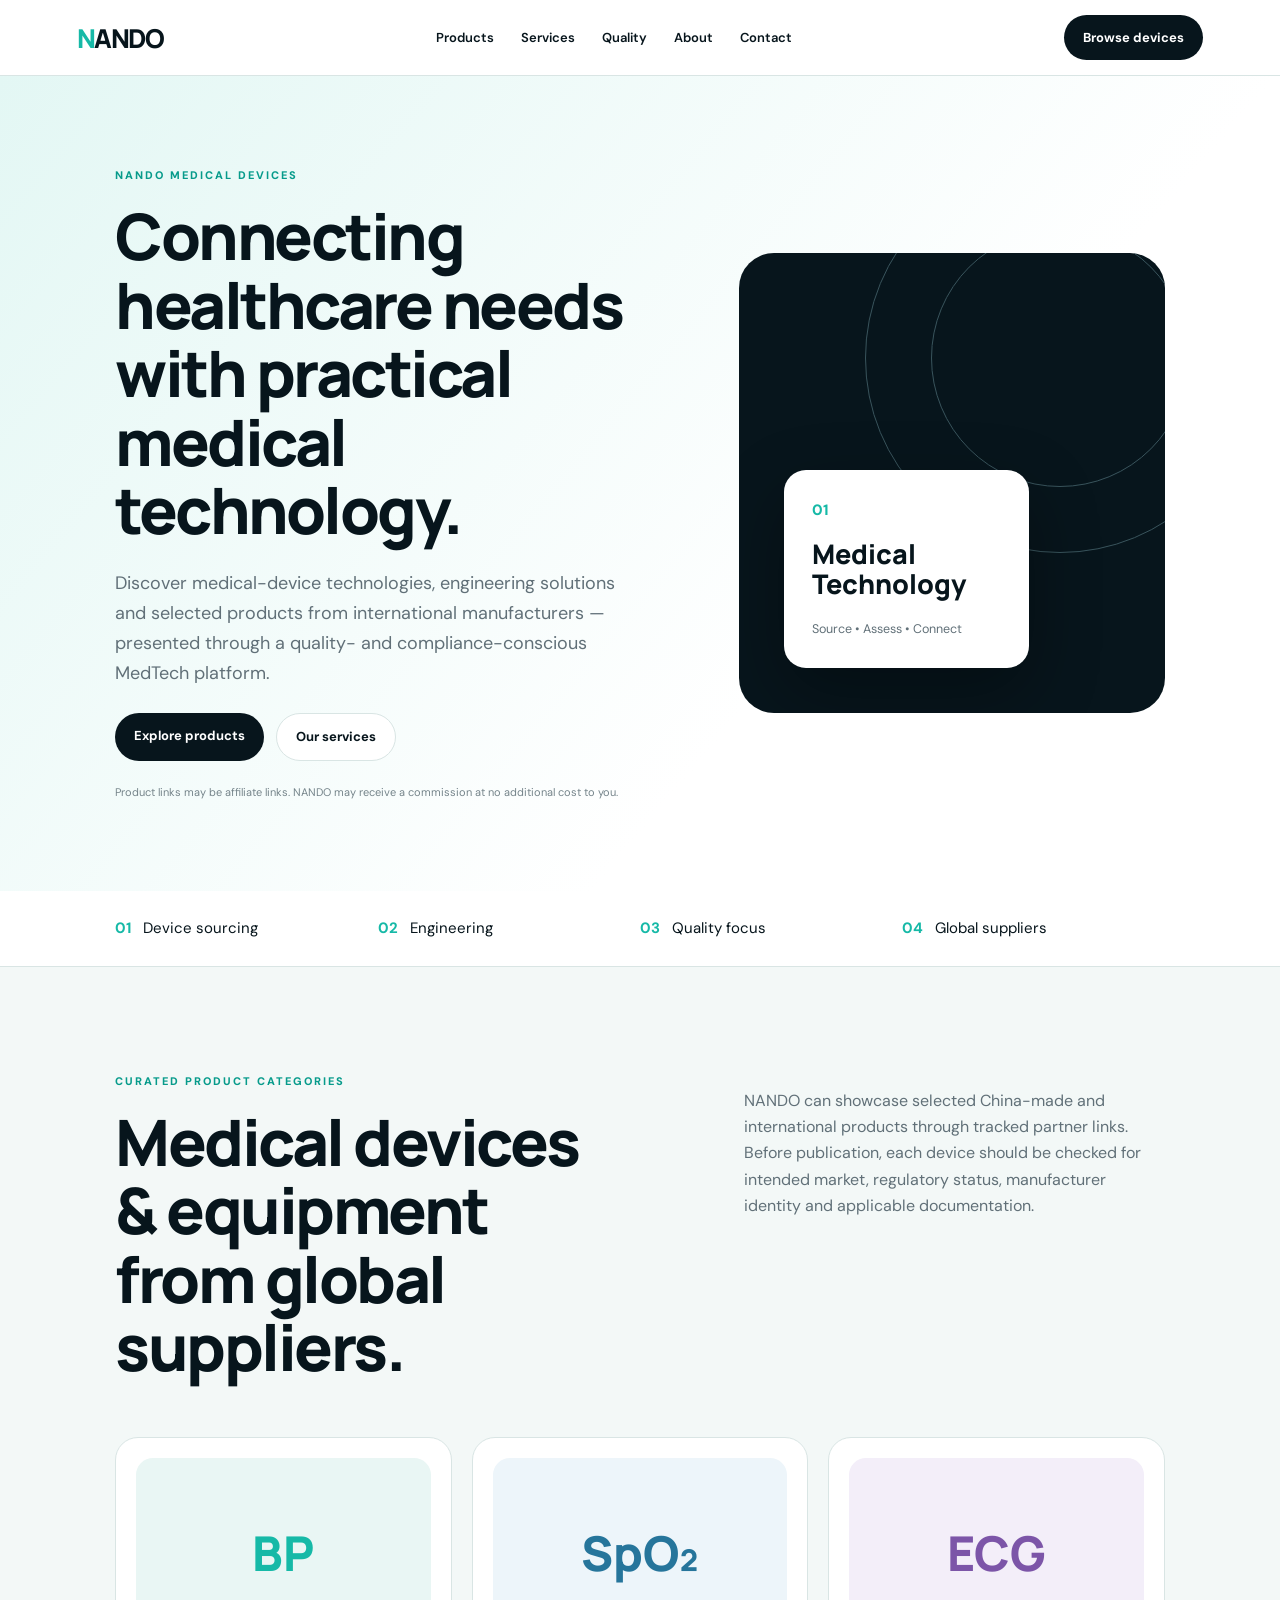
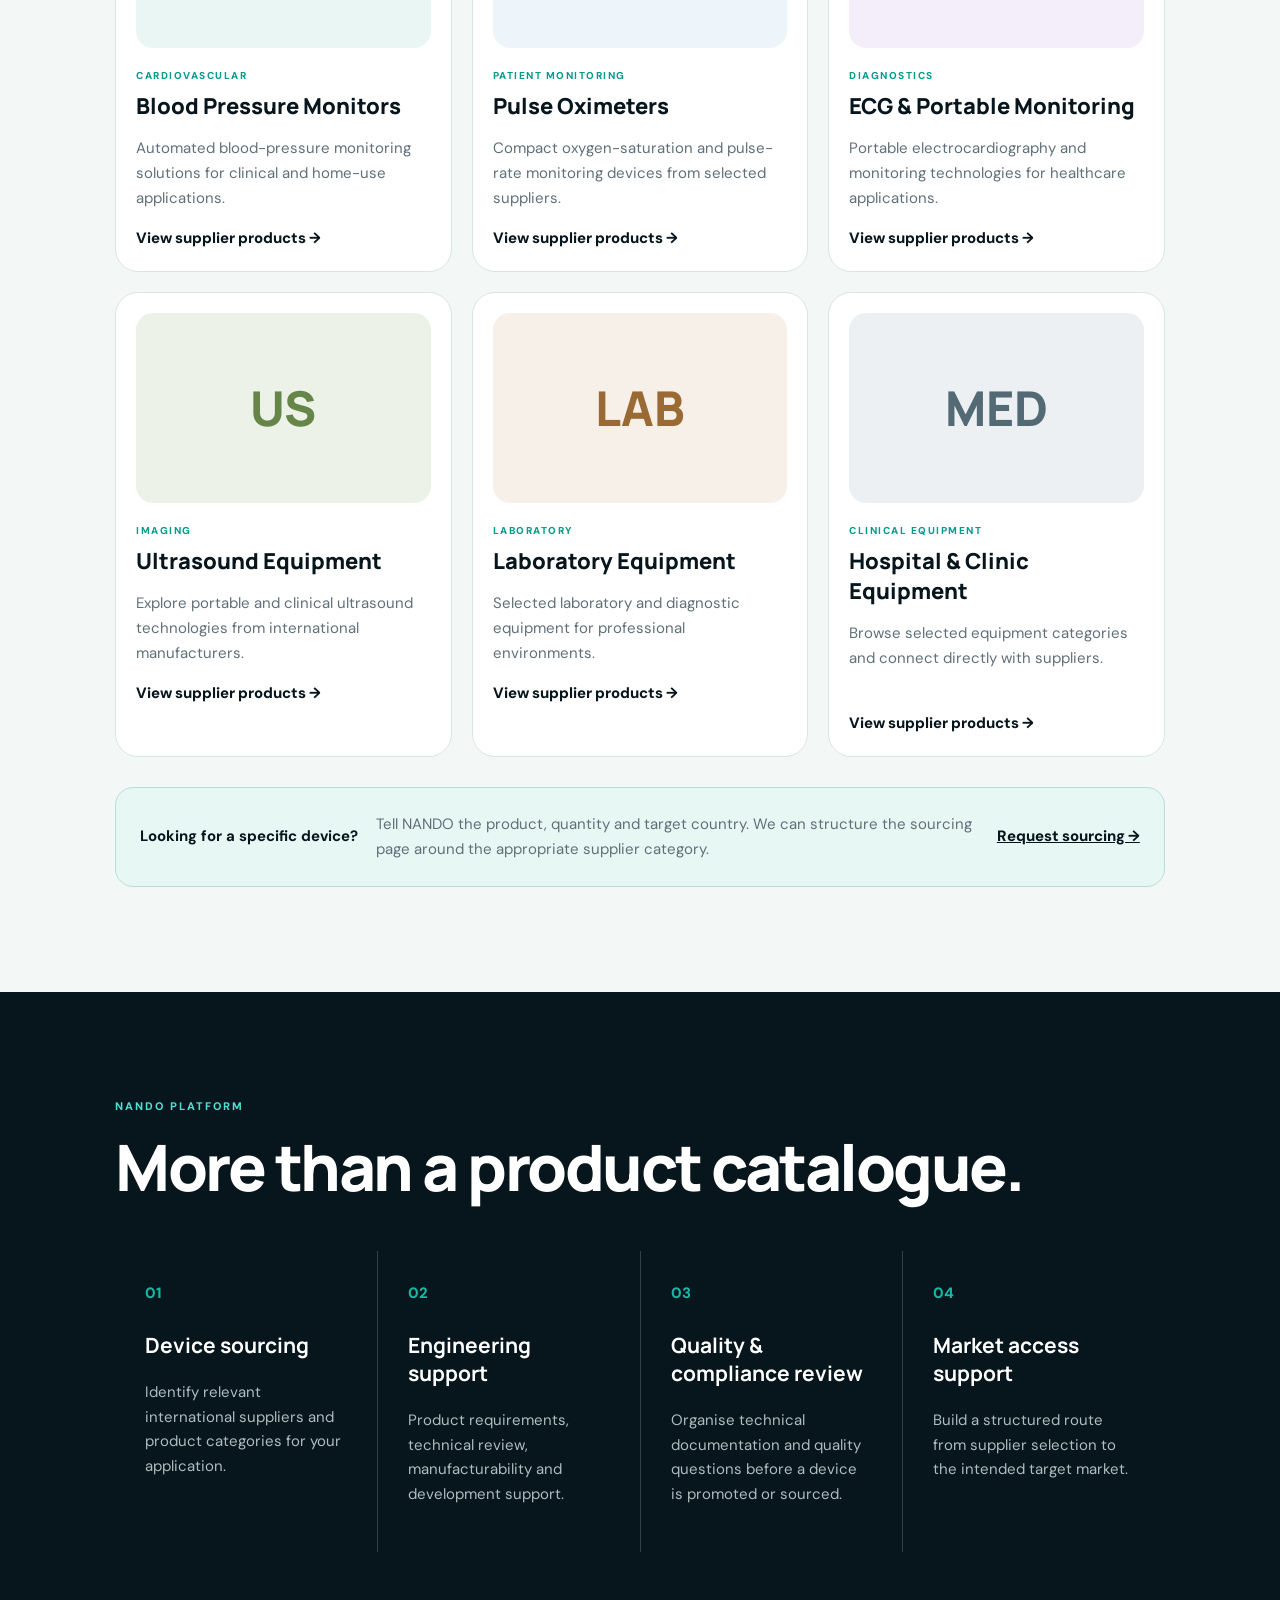
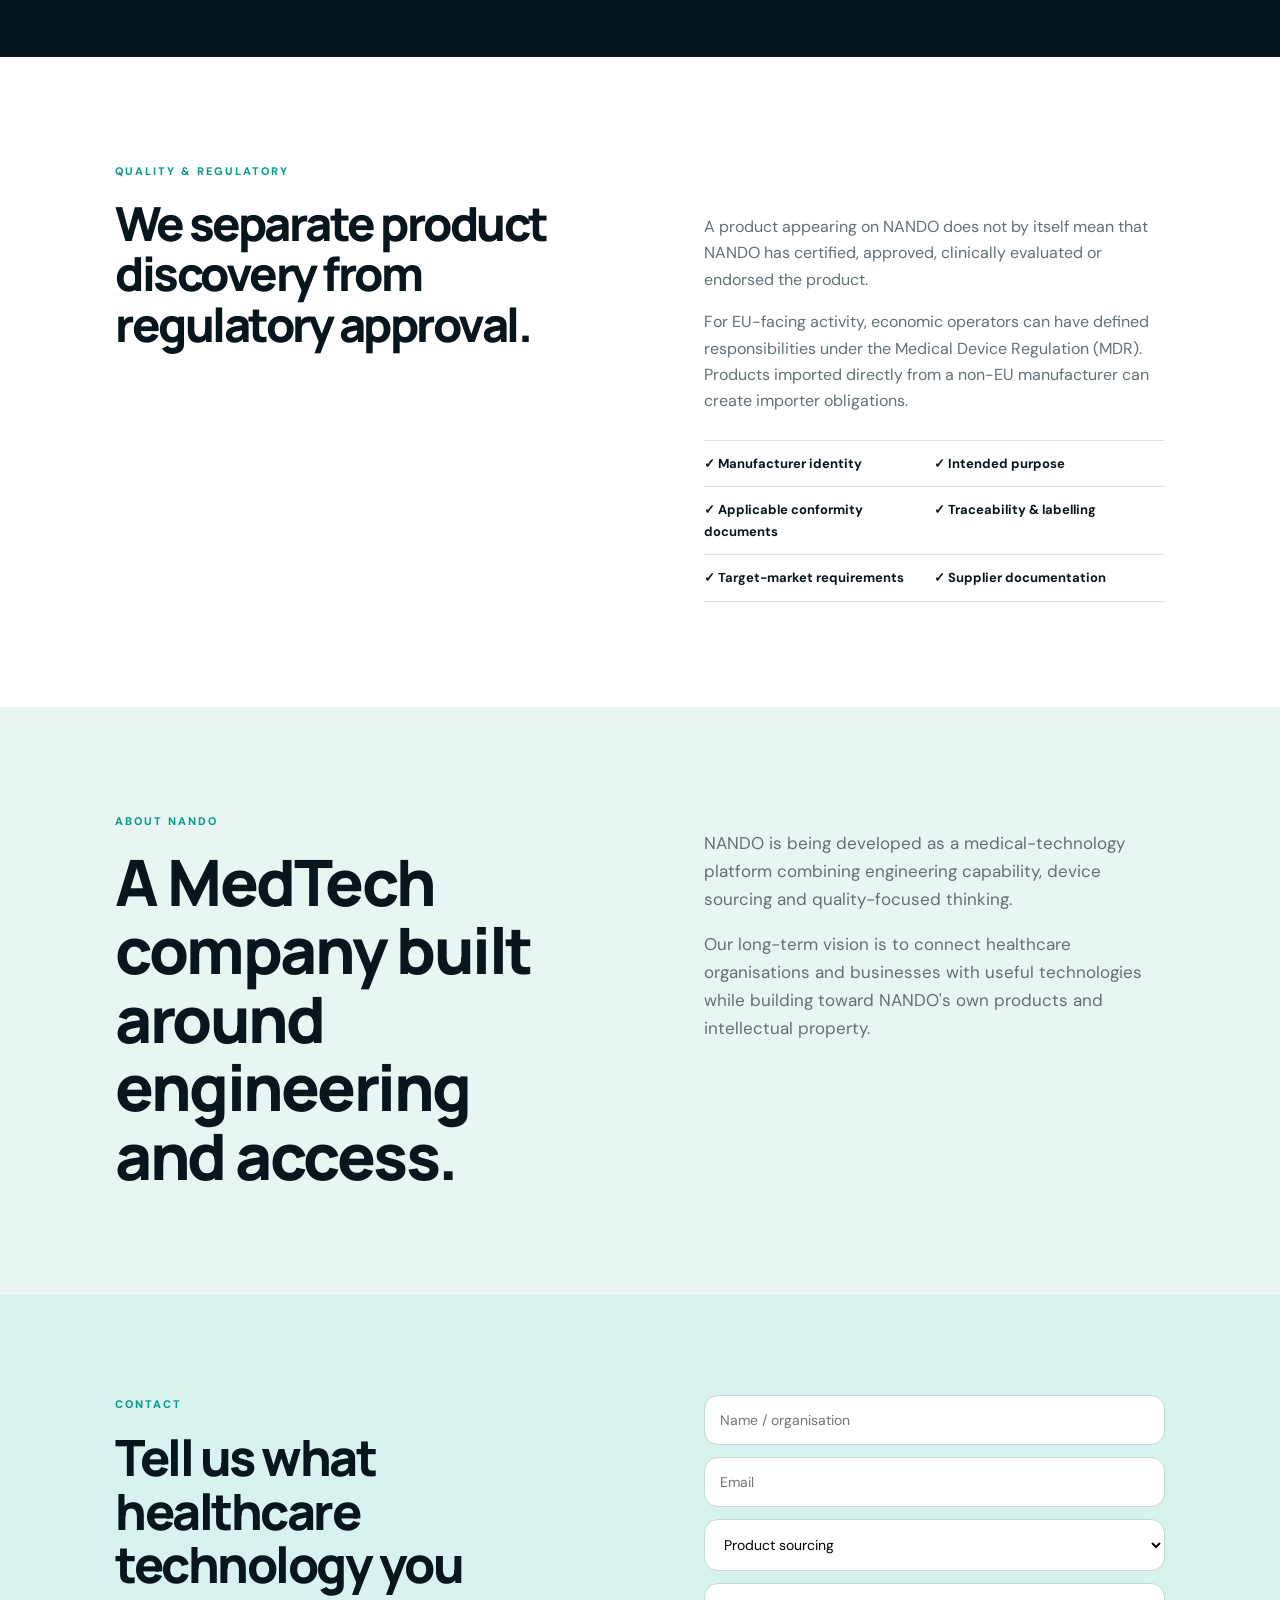
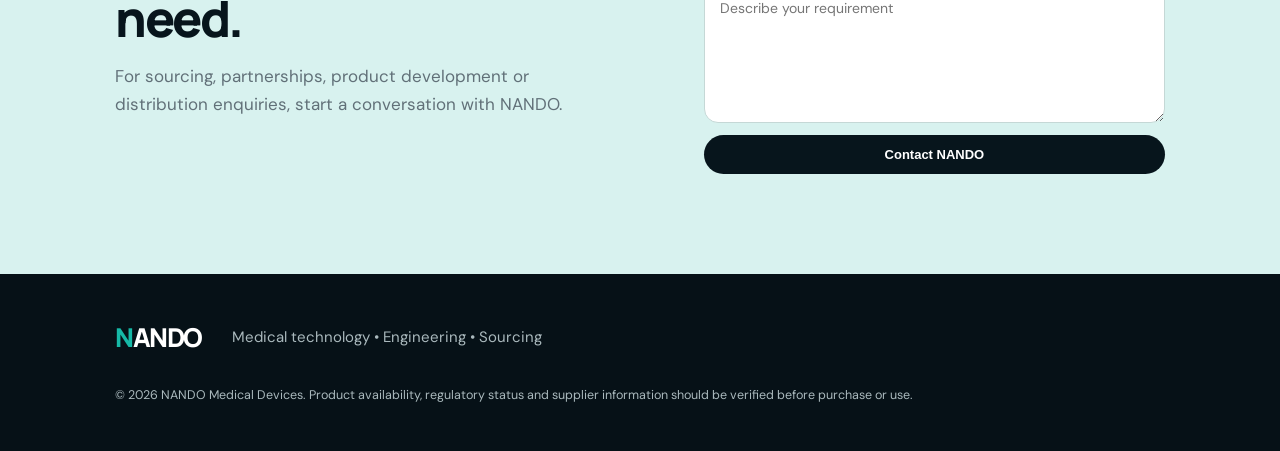
<file: index.html>
<!DOCTYPE html>
<html lang="en">
<head>
<meta charset="UTF-8">
<meta name="viewport" content="width=device-width,initial-scale=1">
<meta name="description" content="NANDO Medical Devices — medical technology, device sourcing and engineering solutions.">
<title>NANDO Medical Devices | MedTech & Device Sourcing</title>
<link rel="stylesheet" href="styles.css">
</head>
<body>
<header class="nav">
  <a class="brand" href="#home"><i>N</i>ANDO</a>
  <nav>
    <a href="#products">Products</a><a href="#services">Services</a><a href="#quality">Quality</a><a href="#about">About</a><a href="#contact">Contact</a>
  </nav>
  <a class="navbutton" href="#products">Browse devices</a>
</header>

<main>
<section id="home" class="hero">
  <div>
    <div class="eyebrow">NANDO MEDICAL DEVICES</div>
    <h1>Connecting healthcare needs with practical medical technology.</h1>
    <p>Discover medical-device technologies, engineering solutions and selected products from international manufacturers — presented through a quality- and compliance-conscious MedTech platform.</p>
    <div class="actions"><a class="button dark" href="#products">Explore products</a><a class="button light" href="#services">Our services</a></div>
    <div class="micro">Product links may be affiliate links. NANDO may receive a commission at no additional cost to you.</div>
  </div>
  <div class="hero-visual">
    <div class="orb"></div><div class="device-card"><span>01</span><b>Medical<br>Technology</b><small>Source • Assess • Connect</small></div>
  </div>
</section>

<section class="stats"><div><b>01</b><span>Device sourcing</span></div><div><b>02</b><span>Engineering</span></div><div><b>03</b><span>Quality focus</span></div><div><b>04</b><span>Global suppliers</span></div></section>

<section id="products" class="section">
  <div class="sectionhead"><div><div class="eyebrow">CURATED PRODUCT CATEGORIES</div><h2>Medical devices & equipment from global suppliers.</h2></div><p>NANDO can showcase selected China-made and international products through tracked partner links. Before publication, each device should be checked for intended market, regulatory status, manufacturer identity and applicable documentation.</p></div>
  <div class="productgrid">
    <article class="product"><div class="productart monitor">BP</div><div class="tag">CARDIOVASCULAR</div><h3>Blood Pressure Monitors</h3><p>Automated blood-pressure monitoring solutions for clinical and home-use applications.</p><a href="AFFILIATE_LINK_1" class="productlink">View supplier products →</a></article>
    <article class="product"><div class="productart pulse">SpO₂</div><div class="tag">PATIENT MONITORING</div><h3>Pulse Oximeters</h3><p>Compact oxygen-saturation and pulse-rate monitoring devices from selected suppliers.</p><a href="AFFILIATE_LINK_2" class="productlink">View supplier products →</a></article>
    <article class="product"><div class="productart ecg">ECG</div><div class="tag">DIAGNOSTICS</div><h3>ECG & Portable Monitoring</h3><p>Portable electrocardiography and monitoring technologies for healthcare applications.</p><a href="AFFILIATE_LINK_3" class="productlink">View supplier products →</a></article>
    <article class="product"><div class="productart sono">US</div><div class="tag">IMAGING</div><h3>Ultrasound Equipment</h3><p>Explore portable and clinical ultrasound technologies from international manufacturers.</p><a href="AFFILIATE_LINK_4" class="productlink">View supplier products →</a></article>
    <article class="product"><div class="productart lab">LAB</div><div class="tag">LABORATORY</div><h3>Laboratory Equipment</h3><p>Selected laboratory and diagnostic equipment for professional environments.</p><a href="AFFILIATE_LINK_5" class="productlink">View supplier products →</a></article>
    <article class="product"><div class="productart clinic">MED</div><div class="tag">CLINICAL EQUIPMENT</div><h3>Hospital & Clinic Equipment</h3><p>Browse selected equipment categories and connect directly with suppliers.</p><a href="AFFILIATE_LINK_6" class="productlink">View supplier products →</a></article>
  </div>
  <div class="affiliatebox"><b>Looking for a specific device?</b><span>Tell NANDO the product, quantity and target country. We can structure the sourcing page around the appropriate supplier category.</span><a href="#contact">Request sourcing →</a></div>
</section>

<section id="services" class="section dark">
  <div class="eyebrow">NANDO PLATFORM</div><h2>More than a product catalogue.</h2>
  <div class="servicegrid">
    <div><span>01</span><h3>Device sourcing</h3><p>Identify relevant international suppliers and product categories for your application.</p></div>
    <div><span>02</span><h3>Engineering support</h3><p>Product requirements, technical review, manufacturability and development support.</p></div>
    <div><span>03</span><h3>Quality & compliance review</h3><p>Organise technical documentation and quality questions before a device is promoted or sourced.</p></div>
    <div><span>04</span><h3>Market access support</h3><p>Build a structured route from supplier selection to the intended target market.</p></div>
  </div>
</section>

<section id="quality" class="section quality">
  <div class="eyebrow">QUALITY & REGULATORY</div>
  <div class="qualitysplit"><h2>We separate product discovery from regulatory approval.</h2><div><p>A product appearing on NANDO does not by itself mean that NANDO has certified, approved, clinically evaluated or endorsed the product.</p><p>For EU-facing activity, economic operators can have defined responsibilities under the Medical Device Regulation (MDR). Products imported directly from a non-EU manufacturer can create importer obligations.</p><div class="checks"><span>✓ Manufacturer identity</span><span>✓ Intended purpose</span><span>✓ Applicable conformity documents</span><span>✓ Traceability & labelling</span><span>✓ Target-market requirements</span><span>✓ Supplier documentation</span></div></div></div>
</section>

<section id="about" class="section about"><div><div class="eyebrow">ABOUT NANDO</div><h2>A MedTech company built around engineering and access.</h2></div><div><p>NANDO is being developed as a medical-technology platform combining engineering capability, device sourcing and quality-focused thinking.</p><p>Our long-term vision is to connect healthcare organisations and businesses with useful technologies while building toward NANDO's own products and intellectual property.</p></div></section>

<section id="contact" class="contact"><div><div class="eyebrow">CONTACT</div><h2>Tell us what healthcare technology you need.</h2><p>For sourcing, partnerships, product development or distribution enquiries, start a conversation with NANDO.</p></div><form onsubmit="sendMail(event)"><input id="name" required placeholder="Name / organisation"><input id="email" required type="email" placeholder="Email"><select id="interest"><option>Product sourcing</option><option>Distribution partnership</option><option>Medical-device development</option><option>Supplier partnership</option></select><textarea id="message" required placeholder="Describe your requirement"></textarea><button class="button dark" type="submit">Contact NANDO</button></form></section>
</main>

<footer><div class="brand"><i>N</i>ANDO</div><div>Medical technology • Engineering • Sourcing</div><small>© 2026 NANDO Medical Devices. Product availability, regulatory status and supplier information should be verified before purchase or use.</small></footer>
<script src="script.js"></script>
</body>
</html>
</file>
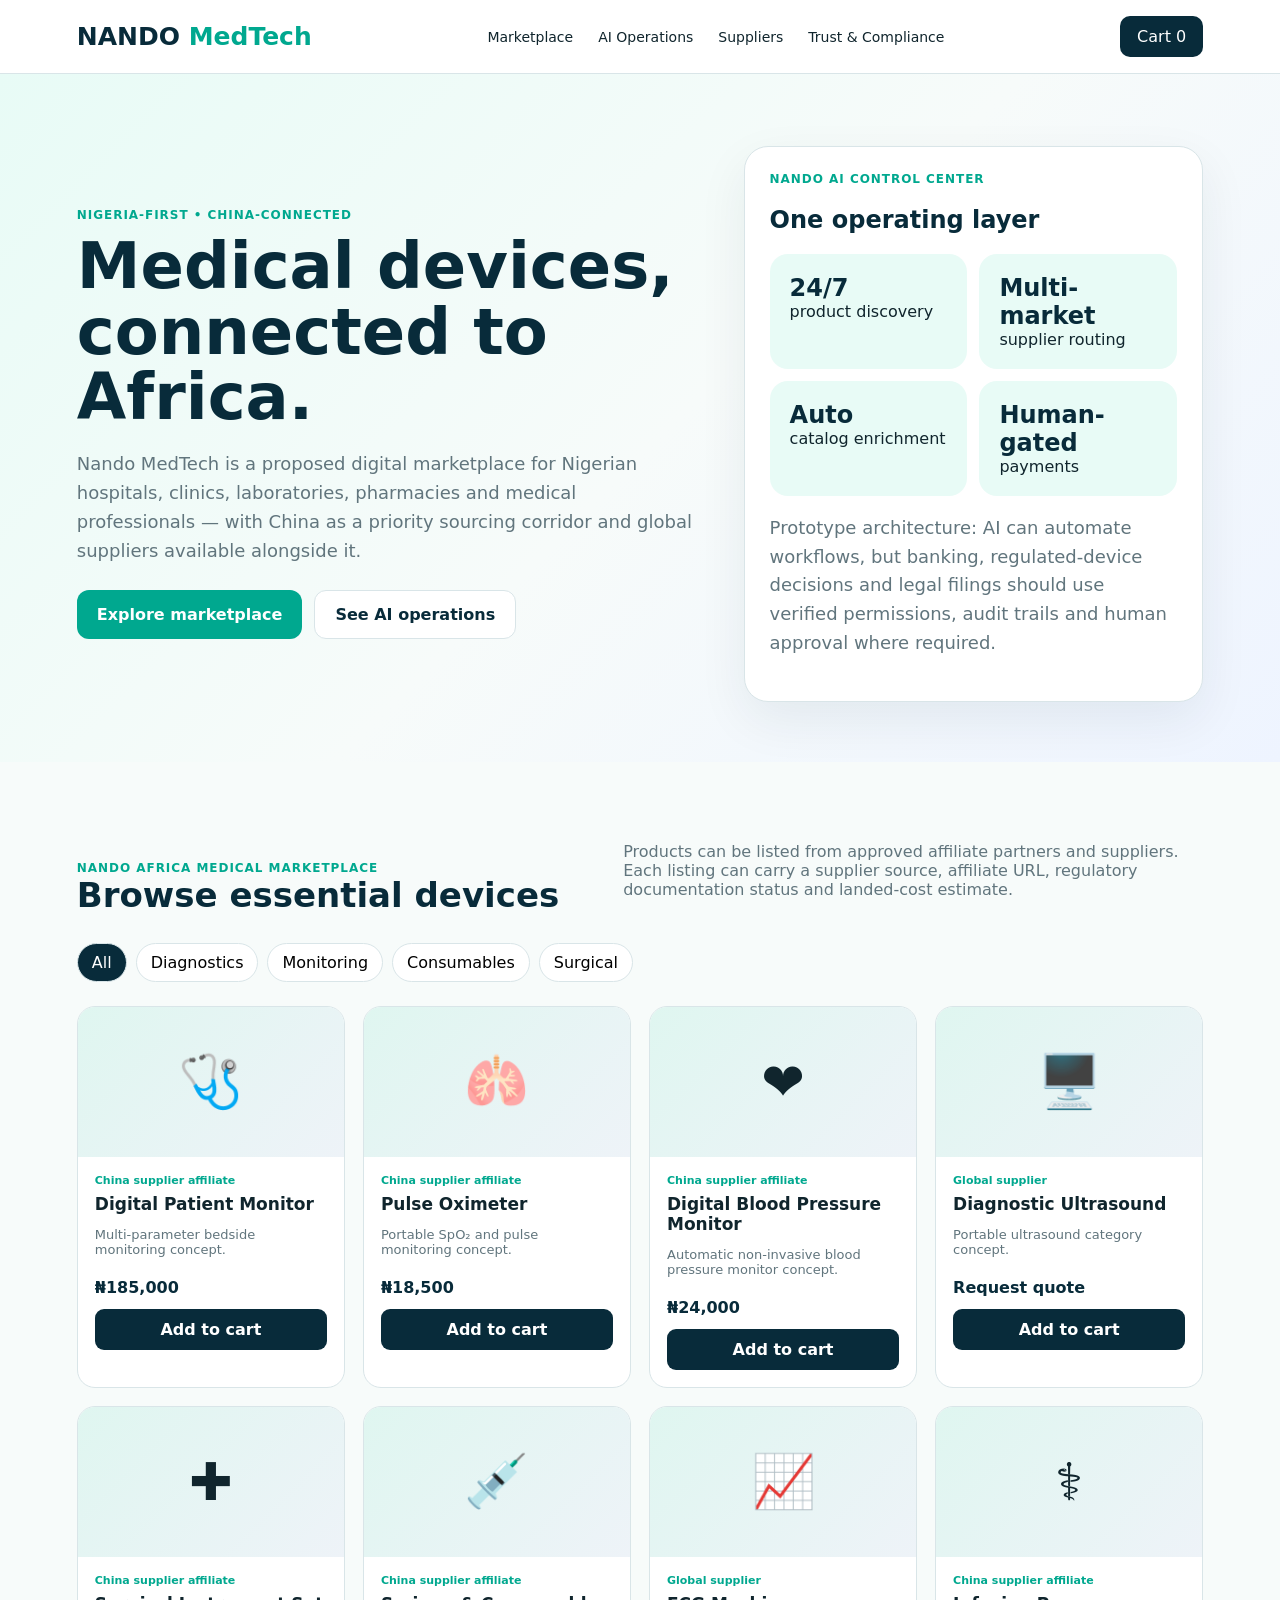
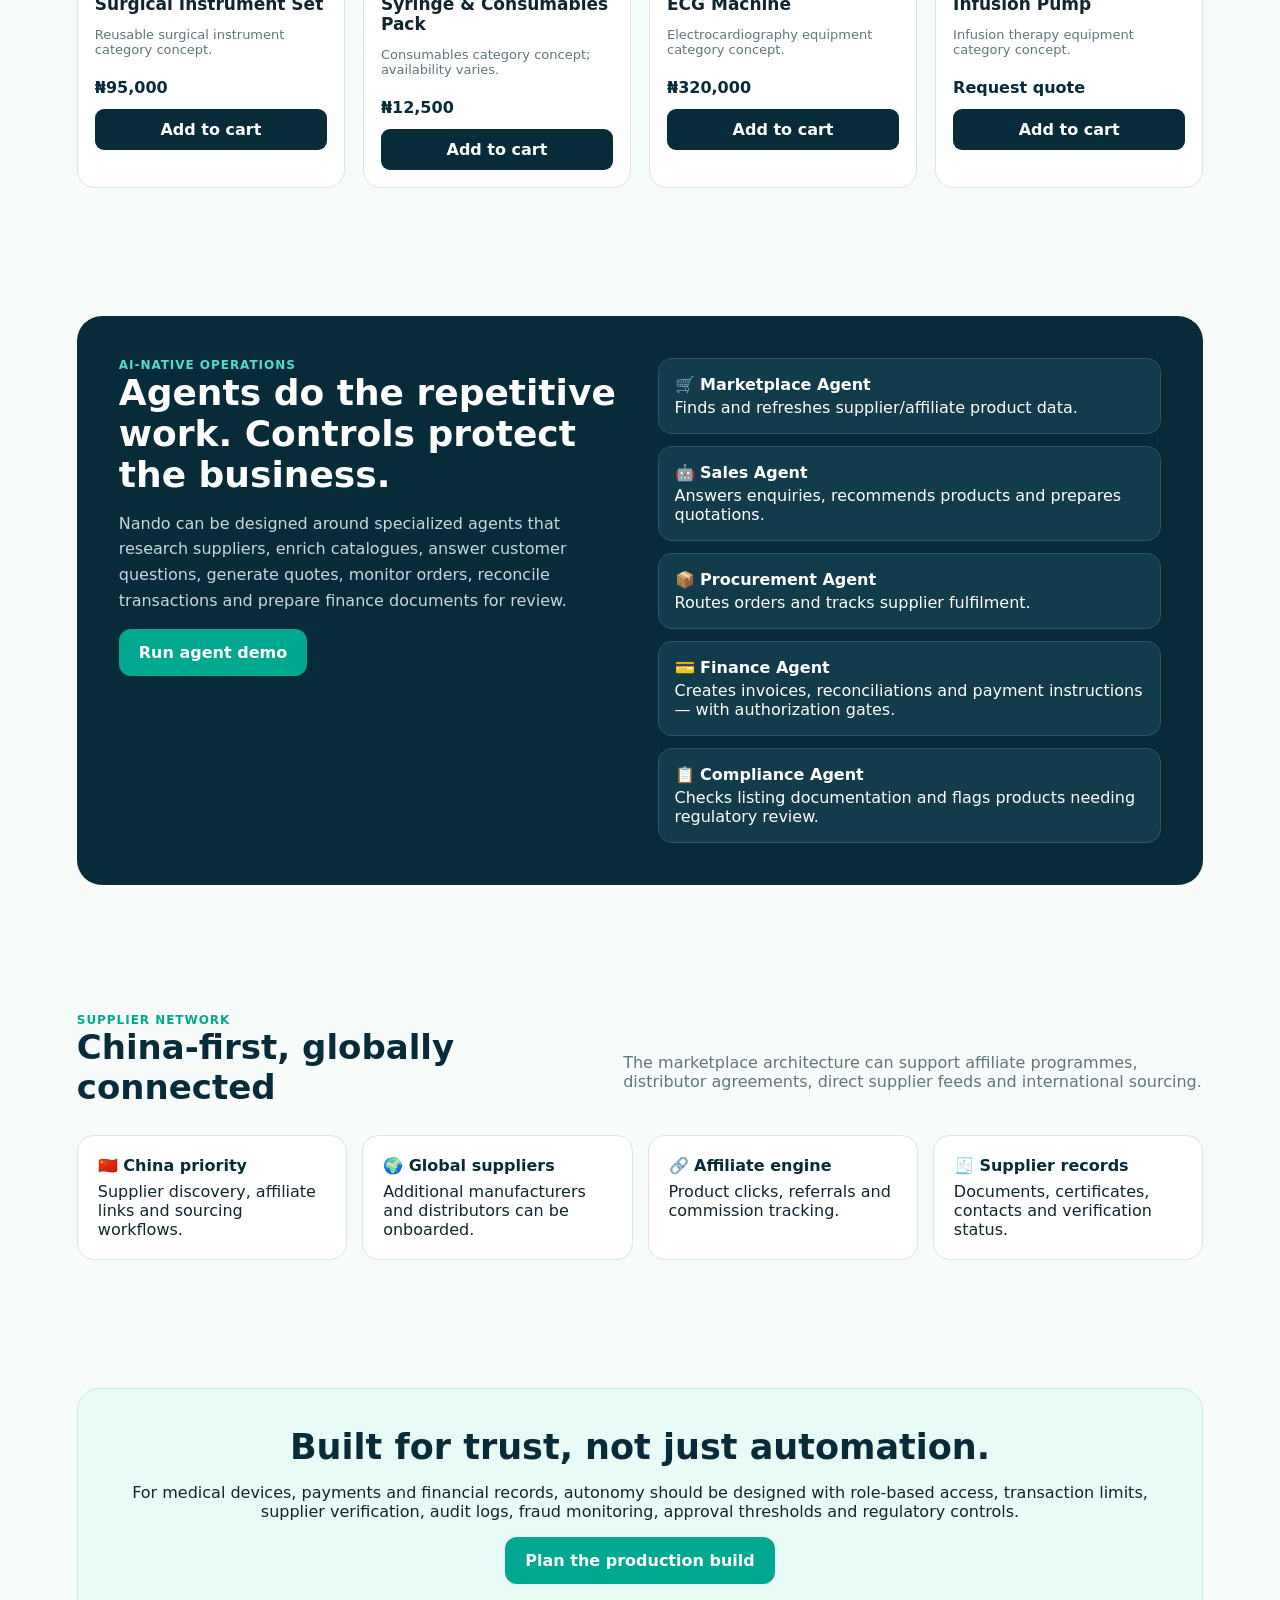
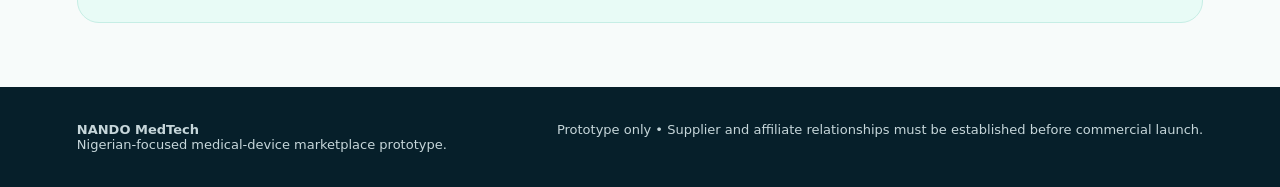
<file: nando_medtech_preview.html>
<!doctype html>
<html lang="en"><head><meta charset="utf-8"><meta name="viewport" content="width=device-width,initial-scale=1"><title>Nando MedTech — Nigeria Medical Device Marketplace</title>
<style>
:root{--navy:#082b3a;--teal:#00a88f;--mint:#e8fbf6;--ink:#10252d;--muted:#61757d;--line:#d9e5e8;--bg:#f7fbfa;--white:#fff;--gold:#f4b942}*{box-sizing:border-box}body{margin:0;font-family:Inter,system-ui,-apple-system,Segoe UI,sans-serif;background:var(--bg);color:var(--ink)}button{font:inherit;cursor:pointer}.nav{height:74px;background:#fff;border-bottom:1px solid var(--line);display:flex;align-items:center;justify-content:space-between;padding:0 6%;position:sticky;top:0;z-index:10}.brand{font-weight:900;font-size:25px;color:var(--navy)}.brand span{color:var(--teal)}.navlinks{display:flex;gap:25px;font-size:14px}.navlinks a{color:var(--ink);text-decoration:none}.cart{border:0;background:var(--navy);color:#fff;padding:11px 17px;border-radius:10px}.hero{padding:72px 6% 60px;background:linear-gradient(135deg,#e8fbf6 0%,#f7fbfa 52%,#eef4ff 100%);display:grid;grid-template-columns:1.15fr .85fr;gap:45px;align-items:center}.eyebrow{color:var(--teal);font-weight:800;letter-spacing:.08em;text-transform:uppercase;font-size:12px}.hero h1{font-size:clamp(40px,5vw,68px);line-height:1.02;margin:12px 0 20px;color:var(--navy)}.hero p{font-size:18px;line-height:1.6;color:var(--muted);max-width:650px}.actions{display:flex;gap:12px;margin-top:25px;flex-wrap:wrap}.primary{background:var(--teal);color:#fff;border:0;border-radius:12px;padding:14px 20px;font-weight:800}.secondary{background:#fff;color:var(--navy);border:1px solid var(--line);border-radius:12px;padding:14px 20px;font-weight:800}.heroCard{background:#fff;border:1px solid var(--line);border-radius:24px;padding:25px;box-shadow:0 18px 50px #082b3a12}.orbit{display:grid;grid-template-columns:1fr 1fr;gap:12px}.mini{padding:20px;border-radius:18px;background:var(--mint)}.mini strong{display:block;font-size:24px;color:var(--navy)}section{padding:64px 6%}.sectionHead{display:flex;justify-content:space-between;align-items:end;gap:20px;margin-bottom:28px}.sectionHead h2{font-size:34px;color:var(--navy);margin:0}.sectionHead p{color:var(--muted);max-width:580px}.chips{display:flex;gap:9px;flex-wrap:wrap;margin-bottom:24px}.chip{border:1px solid var(--line);background:#fff;padding:9px 14px;border-radius:999px}.chip.active{background:var(--navy);color:#fff}.products{display:grid;grid-template-columns:repeat(4,1fr);gap:18px}.product{background:#fff;border:1px solid var(--line);border-radius:18px;overflow:hidden}.pic{height:150px;background:linear-gradient(135deg,#dff6f0,#eef3f8);display:grid;place-items:center;font-size:52px}.productBody{padding:17px}.tag{font-size:11px;color:var(--teal);font-weight:800}.product h3{font-size:17px;margin:7px 0}.product p{font-size:13px;color:var(--muted);min-height:38px}.price{font-weight:900;color:var(--navy);margin:12px 0}.buy{width:100%;padding:11px;border:0;border-radius:9px;background:var(--navy);color:#fff;font-weight:800}.agent{background:var(--navy);color:#fff;border-radius:25px;padding:42px;display:grid;grid-template-columns:1fr 1fr;gap:35px}.agent h2{font-size:36px;margin:0 0 12px}.agent p{color:#c7d8dc;line-height:1.6}.agentList{display:grid;gap:12px}.agentItem{background:#123c4b;border:1px solid #2b5865;padding:16px;border-radius:14px}.agentItem b{display:block;margin-bottom:4px}.trust{display:grid;grid-template-columns:repeat(4,1fr);gap:15px}.trust div{background:#fff;border:1px solid var(--line);padding:20px;border-radius:16px}.trust b{display:block;color:var(--navy);margin-bottom:7px}.cta{background:var(--mint);border:1px solid #c6eee5;border-radius:22px;padding:38px;text-align:center}.cta h2{font-size:35px;color:var(--navy);margin:0 0 10px}footer{background:#061f2a;color:#c6d6da;padding:35px 6%;display:flex;justify-content:space-between;gap:20px;font-size:13px}.drawer{position:fixed;right:20px;bottom:20px;background:#fff;border:1px solid var(--line);box-shadow:0 12px 40px #0002;border-radius:18px;padding:18px;width:320px;display:none;z-index:20}.drawer.show{display:block}.drawer h3{margin:0 0 10px;color:var(--navy)}.close{float:right;border:0;background:none;font-size:20px}.notice{font-size:12px;color:var(--muted);line-height:1.5}@media(max-width:900px){.hero,.agent{grid-template-columns:1fr}.products{grid-template-columns:repeat(2,1fr)}.trust{grid-template-columns:repeat(2,1fr)}.navlinks{display:none}}@media(max-width:560px){.products,.trust{grid-template-columns:1fr}.hero{padding-top:45px}.nav{padding:0 4%}section{padding:45px 4%}}
</style></head>
<body>
<nav class="nav"><div class="brand">NANDO <span>MedTech</span></div><div class="navlinks"><a href="#marketplace">Marketplace</a><a href="#agents">AI Operations</a><a href="#suppliers">Suppliers</a><a href="#trust">Trust & Compliance</a></div><button class="cart" onclick="toggleCart()">Cart <span id="count">0</span></button></nav>
<header class="hero"><div><div class="eyebrow">Nigeria-first • China-connected</div><h1>Medical devices, connected to Africa.</h1><p>Nando MedTech is a proposed digital marketplace for Nigerian hospitals, clinics, laboratories, pharmacies and medical professionals — with China as a priority sourcing corridor and global suppliers available alongside it.</p><div class="actions"><button class="primary" onclick="document.querySelector('#marketplace').scrollIntoView({behavior:'smooth'})">Explore marketplace</button><button class="secondary" onclick="document.querySelector('#agents').scrollIntoView({behavior:'smooth'})">See AI operations</button></div></div><div class="heroCard"><div class="eyebrow">Nando AI Control Center</div><h2 style="color:var(--navy)">One operating layer</h2><div class="orbit"><div class="mini"><strong>24/7</strong>product discovery</div><div class="mini"><strong>Multi-market</strong>supplier routing</div><div class="mini"><strong>Auto</strong>catalog enrichment</div><div class="mini"><strong>Human-gated</strong>payments</div></div><p class="notice">Prototype architecture: AI can automate workflows, but banking, regulated-device decisions and legal filings should use verified permissions, audit trails and human approval where required.</p></div></header>
<section id="marketplace"><div class="sectionHead"><div><div class="eyebrow">Nando Africa Medical Marketplace</div><h2>Browse essential devices</h2></div><p>Products can be listed from approved affiliate partners and suppliers. Each listing can carry a supplier source, affiliate URL, regulatory documentation status and landed-cost estimate.</p></div><div class="chips"><button class="chip active" onclick="filter('all',this)">All</button><button class="chip" onclick="filter('diagnostics',this)">Diagnostics</button><button class="chip" onclick="filter('monitoring',this)">Monitoring</button><button class="chip" onclick="filter('consumables',this)">Consumables</button><button class="chip" onclick="filter('surgery',this)">Surgical</button></div><div class="products" id="products"></div></section>
<section id="agents"><div class="agent"><div><div class="eyebrow" style="color:#57dbc7">AI-NATIVE OPERATIONS</div><h2>Agents do the repetitive work. Controls protect the business.</h2><p>Nando can be designed around specialized agents that research suppliers, enrich catalogues, answer customer questions, generate quotes, monitor orders, reconcile transactions and prepare finance documents for review.</p><button class="primary" onclick="alert('Agent sandbox: supplier discovery → product verification → quote → approval → order → reconciliation')">Run agent demo</button></div><div class="agentList"><div class="agentItem"><b>🛒 Marketplace Agent</b>Finds and refreshes supplier/affiliate product data.</div><div class="agentItem"><b>🤖 Sales Agent</b>Answers enquiries, recommends products and prepares quotations.</div><div class="agentItem"><b>📦 Procurement Agent</b>Routes orders and tracks supplier fulfilment.</div><div class="agentItem"><b>💳 Finance Agent</b>Creates invoices, reconciliations and payment instructions — with authorization gates.</div><div class="agentItem"><b>📋 Compliance Agent</b>Checks listing documentation and flags products needing regulatory review.</div></div></div></section>
<section id="suppliers"><div class="sectionHead"><div><div class="eyebrow">Supplier network</div><h2>China-first, globally connected</h2></div><p>The marketplace architecture can support affiliate programmes, distributor agreements, direct supplier feeds and international sourcing.</p></div><div class="trust"><div><b>🇨🇳 China priority</b>Supplier discovery, affiliate links and sourcing workflows.</div><div><b>🌍 Global suppliers</b>Additional manufacturers and distributors can be onboarded.</div><div><b>🔗 Affiliate engine</b>Product clicks, referrals and commission tracking.</div><div><b>🧾 Supplier records</b>Documents, certificates, contacts and verification status.</div></div></section>
<section id="trust"><div class="cta"><h2>Built for trust, not just automation.</h2><p>For medical devices, payments and financial records, autonomy should be designed with role-based access, transaction limits, supplier verification, audit logs, fraud monitoring, approval thresholds and regulatory controls.</p><button class="primary" onclick="alert('Next build: authentication, supplier database, affiliate tracking, payment provider integration, AI agent orchestration and admin audit console.')">Plan the production build</button></div></section>
<footer><div><b>NANDO MedTech</b><br>Nigerian-focused medical-device marketplace prototype.</div><div>Prototype only • Supplier and affiliate relationships must be established before commercial launch.</div></footer>
<div class="drawer" id="drawer"><button class="close" onclick="toggleCart()">×</button><h3>Your cart</h3><div id="cartItems">No products selected.</div><p class="notice">Checkout is intentionally simulated in this prototype. Production payments should use an authorized Nigerian payment/banking provider and server-side controls.</p></div>
<script>
const products=[
{name:'Digital Patient Monitor',cat:'monitoring',icon:'🩺',desc:'Multi-parameter bedside monitoring concept.',price:'₦185,000',source:'China supplier affiliate'},
{name:'Pulse Oximeter',cat:'monitoring',icon:'🫁',desc:'Portable SpO₂ and pulse monitoring concept.',price:'₦18,500',source:'China supplier affiliate'},
{name:'Digital Blood Pressure Monitor',cat:'diagnostics',icon:'❤️',desc:'Automatic non-invasive blood pressure monitor concept.',price:'₦24,000',source:'China supplier affiliate'},
{name:'Diagnostic Ultrasound',cat:'diagnostics',icon:'🖥️',desc:'Portable ultrasound category concept.',price:'Request quote',source:'Global supplier'},
{name:'Surgical Instrument Set',cat:'surgery',icon:'✚',desc:'Reusable surgical instrument category concept.',price:'₦95,000',source:'China supplier affiliate'},
{name:'Syringe & Consumables Pack',cat:'consumables',icon:'💉',desc:'Consumables category concept; availability varies.',price:'₦12,500',source:'China supplier affiliate'},
{name:'ECG Machine',cat:'diagnostics',icon:'📈',desc:'Electrocardiography equipment category concept.',price:'₦320,000',source:'Global supplier'},
{name:'Infusion Pump',cat:'monitoring',icon:'⚕️',desc:'Infusion therapy equipment category concept.',price:'Request quote',source:'China supplier affiliate'}];
let cart=[];function render(list=products){document.getElementById('products').innerHTML=list.map((p,i)=>`<article class="product"><div class="pic">${p.icon}</div><div class="productBody"><div class="tag">${p.source}</div><h3>${p.name}</h3><p>${p.desc}</p><div class="price">${p.price}</div><button class="buy" onclick="add(${i})">Add to cart</button></div></article>`).join('')};function filter(cat,el){document.querySelectorAll('.chip').forEach(x=>x.classList.remove('active'));el.classList.add('active');render(cat==='all'?products:products.filter(x=>x.cat===cat))};function add(i){cart.push(products[i].name);document.getElementById('count').textContent=cart.length;document.getElementById('cartItems').innerHTML=cart.map(x=>`<div style="padding:7px 0;border-bottom:1px solid var(--line)">${x}</div>`).join('');document.getElementById('drawer').classList.add('show')};function toggleCart(){document.getElementById('drawer').classList.toggle('show')}render();
</script></body></html>
</file>
<file: styles.css>
@import url('https://fonts.googleapis.com/css2?family=DM+Sans:wght@400;500;600;700&family=Manrope:wght@700;800&display=swap');
:root{--ink:#07151c;--teal:#16b9a7;--paper:#f3f8f7;--muted:#617078;--line:#d9e5e4;--white:#fff}*{box-sizing:border-box}html{scroll-behavior:smooth}body{margin:0;background:var(--paper);color:var(--ink);font:15px/1.65 "DM Sans",sans-serif}.nav{height:76px;background:#fff;border-bottom:1px solid var(--line);display:flex;align-items:center;justify-content:space-between;padding:0 6vw;position:sticky;top:0;z-index:5}.brand{font:800 26px Manrope;text-decoration:none;color:var(--ink);letter-spacing:-1.5px}.brand i{font-style:normal;color:var(--teal)}nav{display:flex;gap:27px}nav a{color:var(--ink);text-decoration:none;font-weight:600;font-size:13px}.navbutton,.button{border-radius:999px;padding:12px 19px;text-decoration:none;font-weight:700;font-size:13px}.navbutton{background:var(--ink);color:#fff}.hero{min-height:650px;padding:90px 9vw;display:grid;grid-template-columns:1.1fr .9fr;gap:8vw;align-items:center;background:linear-gradient(130deg,#e3f7f4,#fff 65%)}.eyebrow{color:#079b8b;font-size:11px;letter-spacing:2px;font-weight:800;margin-bottom:18px}.hero h1,h2{font:800 clamp(40px,5vw,65px)/1.07 Manrope;letter-spacing:-2.5px;margin:0}.hero h1{max-width:760px}.hero p{font-size:18px;color:var(--muted);max-width:690px;margin:25px 0}.actions{display:flex;gap:12px;flex-wrap:wrap}.button.dark{background:var(--ink);color:#fff;border:0}.button.light{background:#fff;color:var(--ink);border:1px solid var(--line)}.micro{font-size:11px!important;margin-top:22px!important;color:#75848a!important}.hero-visual{height:460px;background:var(--ink);border-radius:35px;position:relative;overflow:hidden}.orb{position:absolute;width:390px;height:390px;border:1px solid #39545c;border-radius:50%;right:-90px;top:-90px}.orb:after{content:"";position:absolute;inset:65px;border:1px solid #39545c;border-radius:50%}.device-card{position:absolute;left:45px;bottom:45px;background:#fff;border-radius:22px;padding:28px;width:245px;box-shadow:0 25px 70px #0005}.device-card span{color:var(--teal);font-weight:800}.device-card b{display:block;font:800 27px/1.1 Manrope;margin:17px 0}.device-card small{color:var(--muted)}.stats{display:grid;grid-template-columns:repeat(4,1fr);background:#fff;padding:25px 9vw;border-bottom:1px solid var(--line)}.stats div{display:flex;gap:12px}.stats b{color:var(--teal)}.section{padding:105px 9vw}.sectionhead{display:grid;grid-template-columns:1.1fr .9fr;gap:9vw;margin-bottom:55px}.sectionhead p{color:var(--muted);font-size:16px}.productgrid{display:grid;grid-template-columns:repeat(3,1fr);gap:20px}.product{background:#fff;border:1px solid var(--line);border-radius:23px;padding:20px;transition:.2s}.product:hover{transform:translateY(-4px);box-shadow:0 20px 50px #07151c12}.productart{height:190px;border-radius:17px;display:grid;place-items:center;background:#e9f6f4;font:800 48px Manrope;color:var(--teal)}.pulse{background:#edf5fa;color:#26759b}.ecg{background:#f3eef9;color:#7c55a8}.sono{background:#edf2e8;color:#668548}.lab{background:#f7f0e8;color:#9a6a35}.clinic{background:#edf0f2;color:#536a75}.tag{font-size:10px;letter-spacing:1.5px;color:#079b8b;font-weight:800;margin-top:20px}.product h3{font:800 22px Manrope;margin:7px 0}.product p{color:var(--muted);min-height:75px}.productlink{color:var(--ink);font-weight:800;text-decoration:none}.affiliatebox{margin-top:30px;padding:24px;border:1px solid #b9deda;background:#e6f7f4;border-radius:18px;display:flex;align-items:center;gap:18px;flex-wrap:wrap}.affiliatebox span{color:var(--muted);flex:1}.affiliatebox a{color:var(--ink);font-weight:800}.dark{background:var(--ink);color:#fff}.dark .eyebrow{color:#4ce1d2}.dark h2{margin-bottom:50px}.servicegrid{display:grid;grid-template-columns:repeat(4,1fr);gap:1px;background:#304047}.servicegrid div{background:var(--ink);padding:30px;min-height:250px}.servicegrid span{color:var(--teal);font-weight:800}.servicegrid h3{font:700 21px Manrope;margin-top:25px}.servicegrid p{color:#aebdc1}.quality{background:#fff}.qualitysplit{display:grid;grid-template-columns:1fr 1fr;gap:10vw}.qualitysplit h2{font-size:47px}.qualitysplit p{color:var(--muted);font-size:16px}.checks{display:grid;grid-template-columns:1fr 1fr;border-top:1px solid var(--line);margin-top:25px}.checks span{padding:12px 0;border-bottom:1px solid var(--line);font-size:13px;font-weight:700}.about{display:grid;grid-template-columns:1fr 1fr;gap:10vw;background:#e9f5f3}.about p{font-size:17px;color:var(--muted)}.contact{padding:100px 9vw;background:#d8f2ef;display:grid;grid-template-columns:1fr 1fr;gap:10vw}.contact p{color:var(--muted);font-size:17px}.contact h2{font-size:50px}form{display:grid;gap:12px}input,textarea,select{width:100%;padding:15px;border:1px solid #c5d8d6;border-radius:14px;background:#fff;font:14px "DM Sans"}textarea{min-height:140px;resize:vertical}footer{background:#061117;color:#aab9bd;padding:45px 9vw;display:flex;align-items:center;gap:30px;flex-wrap:wrap}footer .brand{color:#fff}footer small{width:100%}@media(max-width:850px){nav{display:none}.hero,.sectionhead,.qualitysplit,.about,.contact{grid-template-columns:1fr}.productgrid{grid-template-columns:1fr 1fr}.servicegrid{grid-template-columns:1fr 1fr}.stats{grid-template-columns:1fr 1fr;gap:15px}.hero{padding-top:65px}.hero-visual{height:360px}}@media(max-width:540px){.productgrid,.servicegrid,.stats,.checks{grid-template-columns:1fr}.navbutton{display:none}.section{padding:75px 7vw}.hero{padding:60px 7vw}.hero h1{font-size:45px}.contact h2{font-size:39px}}
</file>
